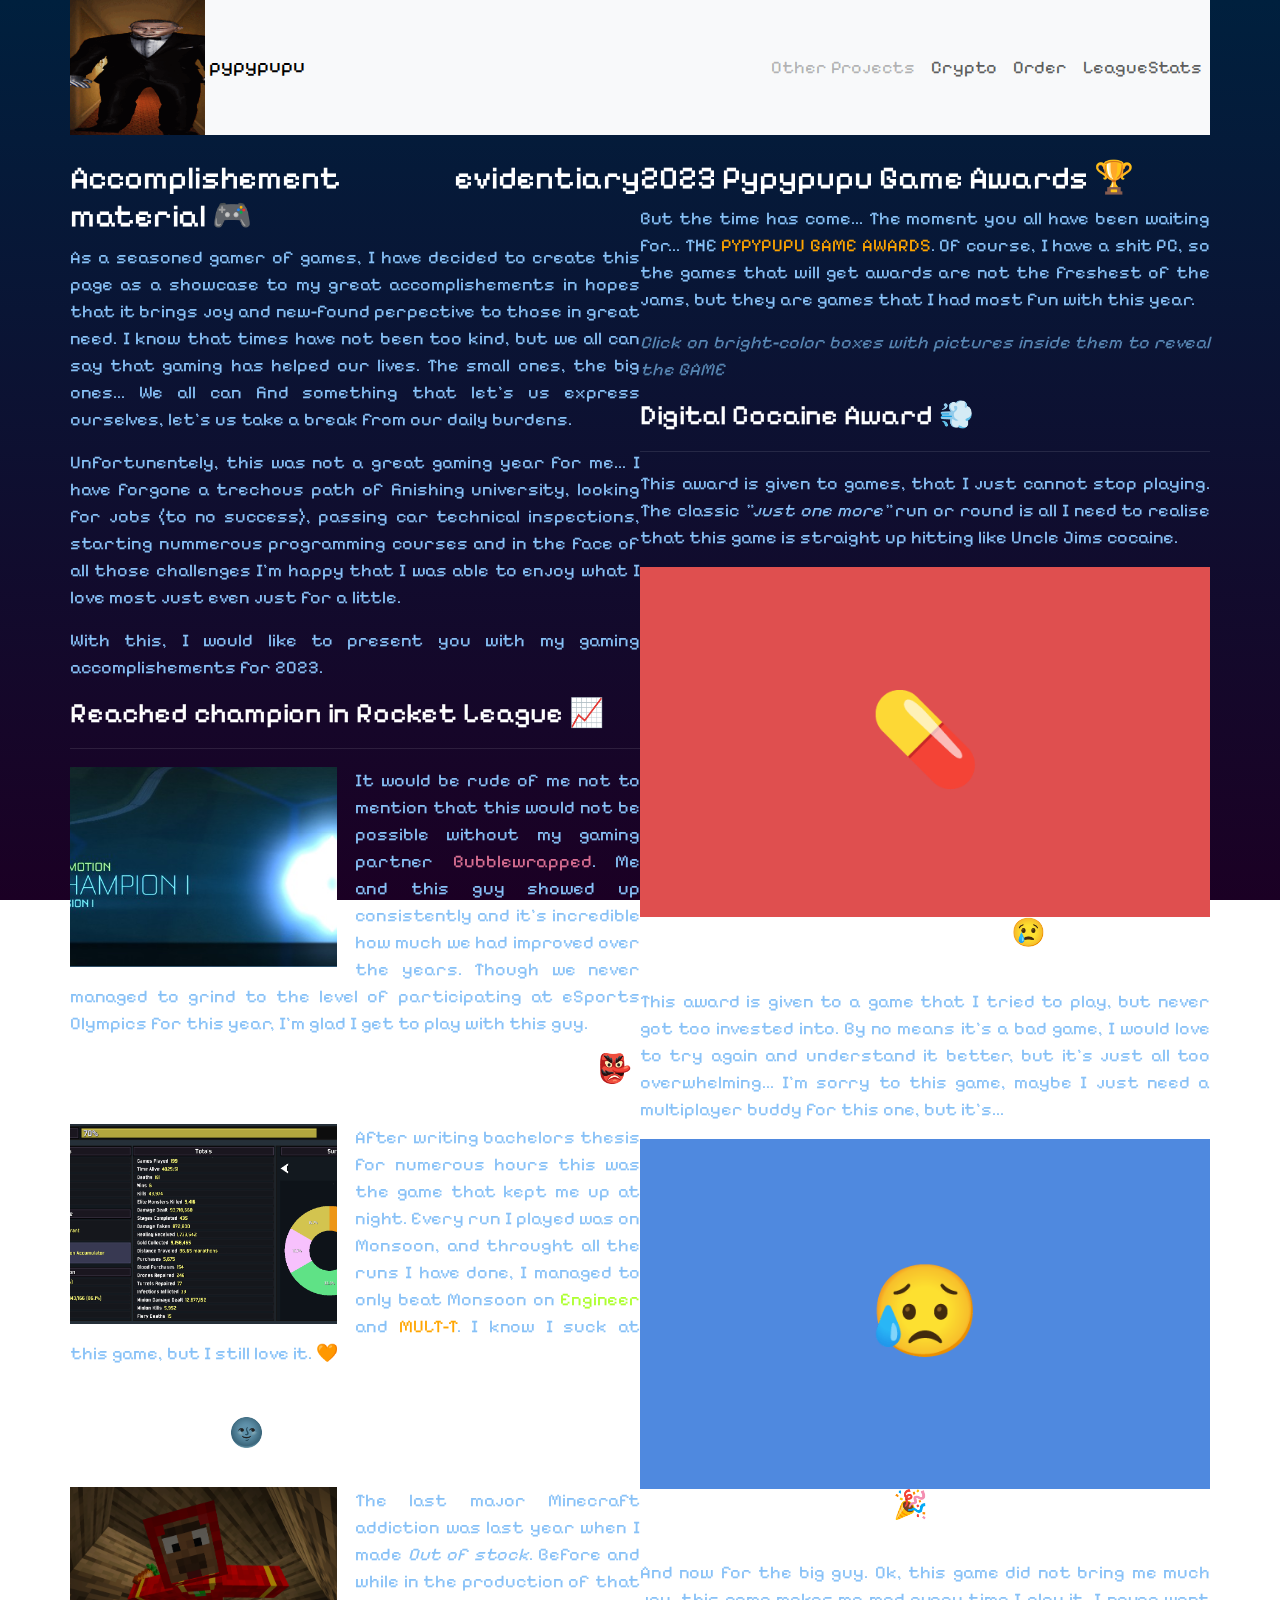
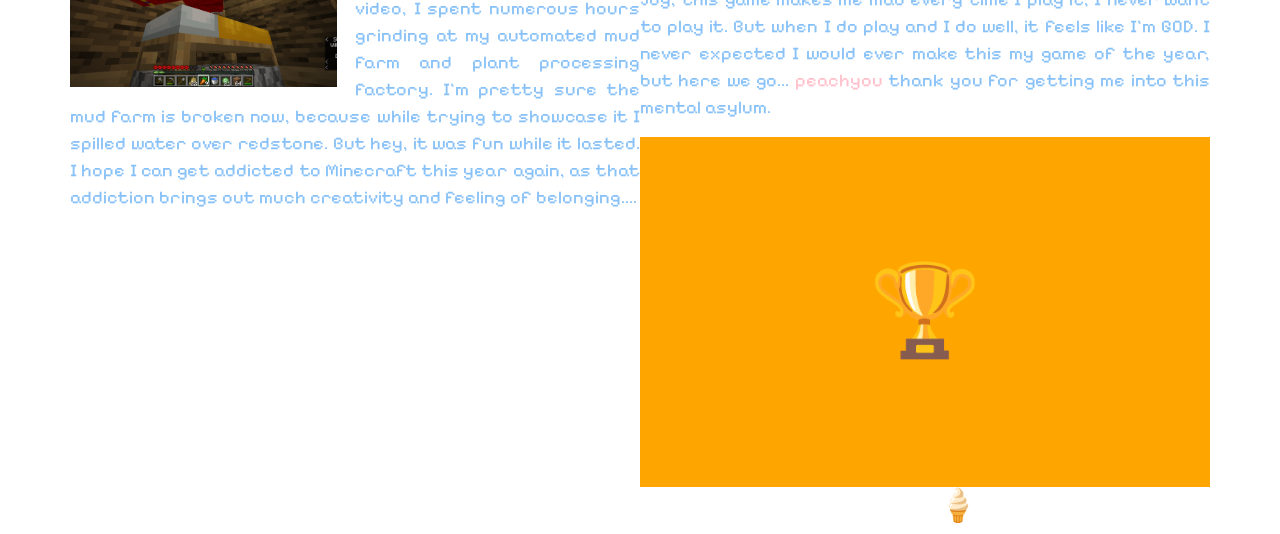
<file: index.html>
<!DOCTYPE html>
<html lang="en">

<head>
    <meta charset="UTF-8">
    <meta name="viewport" content="width=device-width, initial-scale=1.0">
    <meta name="description" content="2023 pypypupu Game Awards page for practicing HTML and CSS.">
    <meta name="keywords" content="Games, Awards, 2023, HTML, CSS">
    <meta name="author" content="Robert Dulko">

    <title>pypypupu Game Awards</title>
    <link href="./lib/bootstrap/bootstrap.min.css" rel="stylesheet"
        integrity="sha384-T3c6CoIi6uLrA9TneNEoa7RxnatzjcDSCmG1MXxSR1GAsXEV/Dwwykc2MPK8M2HN" crossorigin="anonymous">
    <link rel="shortcut icon" href="games/favicon.ico" type="image/x-icon">
    <link rel="preconnect" href="https://fonts.googleapis.com">
    <link rel="preconnect" href="https://fonts.gstatic.com" crossorigin>
    <link href="https://fonts.googleapis.com/css2?family=Outfit:wght@300;400;600&family=Pixelify+Sans&display=swap"
        rel="stylesheet">
    <link rel="stylesheet" href="awards.css">

</head>

<body>
    <div class="background"></div>
    <header class="container-xl p-0">
        <nav class="navbar navbar-expand-lg bg-body-tertiary p-0 mb-4">
            <div class="container-fluid p-0">
                <a class="navbar-brand p-0" href="#">
                    <img src="./man.gif" alt="pypypupu Steam account logo" height="100%" width="135px" class="">
                    pypypupu
                </a>
                <button class="navbar-toggler mx-4" type="button" data-bs-toggle="collapse"
                    data-bs-target="#navbarNavAltMarkup" aria-controls="navbarNavAltMarkup" aria-expanded="false"
                    aria-label="Toggle navigation">
                    <span class="navbar-toggler-icon"></span>
                </button>
                <div class="collapse navbar-collapse flex-shrink-1 flex-grow-0" id="navbarNavAltMarkup">
                    <div class="navbar-nav ">
                        <a class="nav-link disabled" aria-disabled="true">Other Projects</a>
                        <a class="nav-link" aria-current="page" href="#">Crypto</a>
                        <a class="nav-link" href="#">Order</a>
                        <a class="nav-link" href="#">LeagueStats</a>
                    </div>
                </div>
            </div>
        </nav>
    </header>
    <main class="container-xl p-0">
        <div class="row m-0">

            <section class="accomplishents col-lg col-12  p-0">
                <h2>Accomplishement evidentiary material 🎮</h2>
                <p>As a seasoned gamer of games, I have decided to create this page as a showcase to my great
                    accomplishements in hopes that it brings joy and new-found perpective to those in great need. I know
                    that times have not been too kind, but we all can say that gaming has helped our lives. The small
                    ones, the big ones... We all can find something that let's us express ourselves, let's us take a
                    break
                    from our daily burdens. </p>
                <p>Unfortunentely, this was not a great gaming year for me... I have forgone a trechous path of
                    finishing
                    university, looking for jobs (to no success), passing car technical inspections,
                    starting nummerous programming courses and in the face of all those challenges I'm happy that I was
                    able
                    to enjoy what I love most just even just for a little.</p>
                </p>
                <p>With this, I would like to present you with my gaming accomplishements for 2023.</p>
                <article>
                    <h3>Reached champion in Rocket League 📈</h3>
                    <div class="line"></div>
                    <div>
                        <img src="games/rocket.png" alt="Rocket League rank">
                        <p>It would be rude of me not to mention that this would not be possible without my gaming
                            partner
                            <span style="color:palevioletred">Bubblewrapped</span>. Me and this guy showed up
                            consistently
                            and it's incredible how much we had improved over the years. Though we never managed to
                            grind to
                            the level of participating at eSports Olympics for this year, I'm glad I get to play with
                            this
                            guy.
                        </p>
                    </div>
                </article>
                <article>
                    <h3>Beat Risk of Rain 2 Monsoon difficulty! 👺</h3>
                    <div class="line"></div>
                    <div>
                        <img src="games/risk.png" alt="Risk of Rain Monsoon">
                        <p>After writing bachelors thesis for numerous hours this was the game that kept me up at night.
                            Every run I played was on Monsoon, and throught all the runs I have done, I managed to only
                            beat
                            Monsoon on <span style="color: greenyellow;">Engineer</span> and <span
                                style="color: orange;">MULT-T</span>. I know I suck at this game, but I still love it.
                            🧡
                        </p>
                    </div>
                </article>
                <article>
                    <h3>Did not play an unhealthy amount of MINECRAFT &#x1F31A;</h3>
                    <div class="line"></div>
                    <div>
                        <img src="games/mc.png" alt="Minecraft">
                        <p>The last major Minecraft addiction was last year when I made <em>Out of stock</em>. Before
                            and
                            while in the production of that video, I spent numerous hours grinding at my automated mud
                            farm
                            and plant processing factory. I'm pretty sure the mud farm is broken now, because while
                            trying
                            to showcase it I spilled water over redstone. But hey, it was fun while it lasted. I hope I
                            can
                            get addicted to Minecraft this year again, as that addiction brings out much creativity and
                            feeling of belonging....</p>
                    </div>
                </article>
            </section>
            <section class="award col p-0" >
                <h2>2023 Pypypupu Game Awards 🏆</h2>
                <p>But the time has come... The moment you all have been waiting for... THE <span
                        style="color:orange">PYPYPUPU GAME AWARDS</span>. Of course, I have a shit PC, so the games that
                    will get awards are not the freshest of the jams, but they are games that I had most fun with this
                    year.
                </p>
                <p>
                    <span style="color: rgb(87, 134, 179);">
                        <cite>Click on bright-color boxes with pictures inside them to
                            reveal the GAME</cite></span>
                </p>
                <article>
                    <h3>Digital Cocaine Award 💨</h3>
                    <div class="line"></div>
                    <p>This award is given to games, that I just cannot stop playing. The classic <cite>"just one
                            more"</cite> run or round is all I need to realise that this game is straight up hitting
                        like
                        Uncle Jims cocaine.</p>
                    <div>
                        <img id="digital" src="games/monster.png" alt="Monster Hunter">
                        <div class="unrevealed cocaine"><span>💊</span></div>
                    </div>
                </article>
                <article>
                    <h3>Too good for it's own good 😢</h3>
                    <div class="line"></div>
                    <p>This award is given to a game that I tried to play, but never got too invested into. By no means
                        it's
                        a bad game, I would love to try again and understand it better, but it's just all too
                        overwhelming... I'm sorry to this game, maybe I just need a multiplayer buddy for this one, but
                        it's...</p>
                    <div>
                        <img id="too_good" src="games/space.jpg" alt="Space Engineers">
                        <div class="unrevealed sad"><span>😥</span></div>
                    </div>
                </article>
                <article>
                    <h3>Game of the year 🎉</h3>
                    <div class="line"></div>
                    <p>And now for the big guy. Ok, this game did not bring me much joy, this game makes me mad every
                        time I
                        play it, I never want to play it. But when I do play and I do well, it feels like I'm GOD. I
                        never
                        expected I would ever make this my game of the year, but here we go... <span
                            style="color: pink;">
                            peachyou</span> thank you for getting me into this mental asylum.</p>
                    <div>
                        <img id="best" src="games/league.png" alt="League">
                        <div class="unrevealed"><span>🏆</span></div>
                    </div>
                </article>
            </section>

        </div>
    </main>
    <footer>
        <h2>
            © 2023 Robert Dulko - All Rights Reserved. 🍦
        </h2>
    </footer>
</body>
<script src="award.js"></script>
<script src="./lib/bootstrap/bootstrap.bundle.min.js"
    integrity="sha384-C6RzsynM9kWDrMNeT87bh95OGNyZPhcTNXj1NW7RuBCsyN/o0jlpcV8Qyq46cDfL"
    crossorigin="anonymous"></script>

</html>
</file>
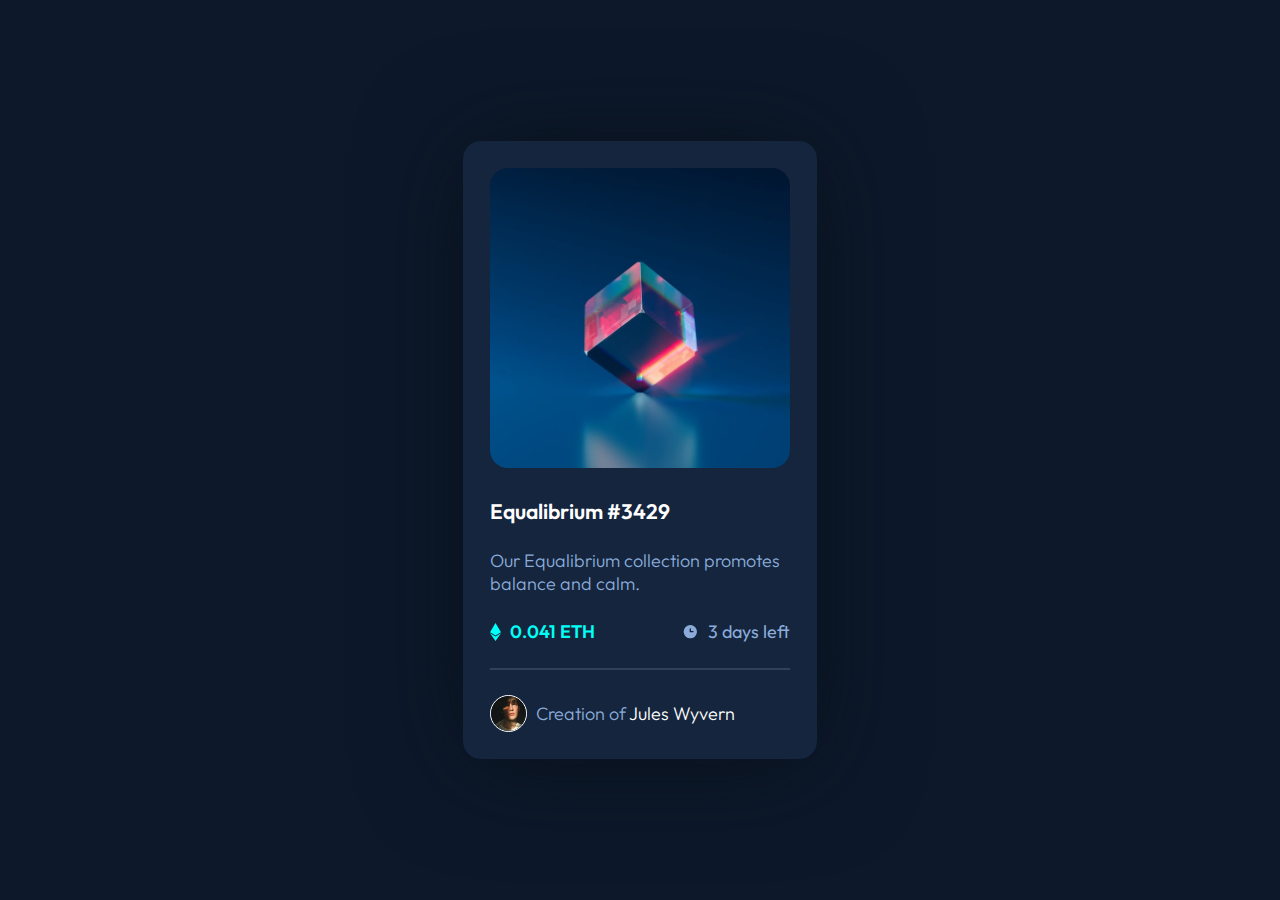
<file: homeworks/crypto/index.html>
<!DOCTYPE html>
<html lang="en">

<head>
    <meta charset="UTF-8">
    <meta name="viewport" content="width=device-width, initial-scale=1.0">
    <title>CryptoBro favorite website</title>
    <link rel="preconnect" href="https://fonts.googleapis.com">
    <link rel="preconnect" href="https://fonts.gstatic.com" crossorigin>
    <link href="https://fonts.googleapis.com/css2?family=Outfit:wght@300;400;600&display=swap" rel="stylesheet">
    <link rel="stylesheet" href="crypto.css">
</head>

<body>
    <div class="card">
        <div class="thumbnail" style="align-self: center;">
            <img src="images/image-equilibrium.jpg" alt="Equalibrium" height="auto"width="100%" style="border-radius: 1em;">
            <div>
                <img src="images/icon-view.svg" alt="Equalibrium" height="auto"width="100%" style="border-radius: 1em;">
            </div>
        </div>
        <h3>Equalibrium #3429</h3>
        <p>Our Equalibrium collection promotes balance and calm.</p>
        <div class="prices">
            <div class="icon-text">
                <img src="images/icon-ethereum.svg" alt="Etherium">

                <p style="color: hsl(178, 100%, 50%); font-weight: 600;">0.041 ETH</p>
            </div>
            <div class="icon-text">

                <img src="images/icon-clock.svg" alt="Etherium">

                <p style="font-weight: 400;">3 days left</p>
            </div>
        </div>
        <div class="border"></div>
        <div class="icon-text">
            <img src="images/image-avatar.png" alt="Creator" height="35px"
                style="border: 1px solid white; border-radius: 100%;">
            <p>Creation of <span style="color:white">Jules Wyvern</span></p>
        </div>
    </div>
</body>

</html>
</file>
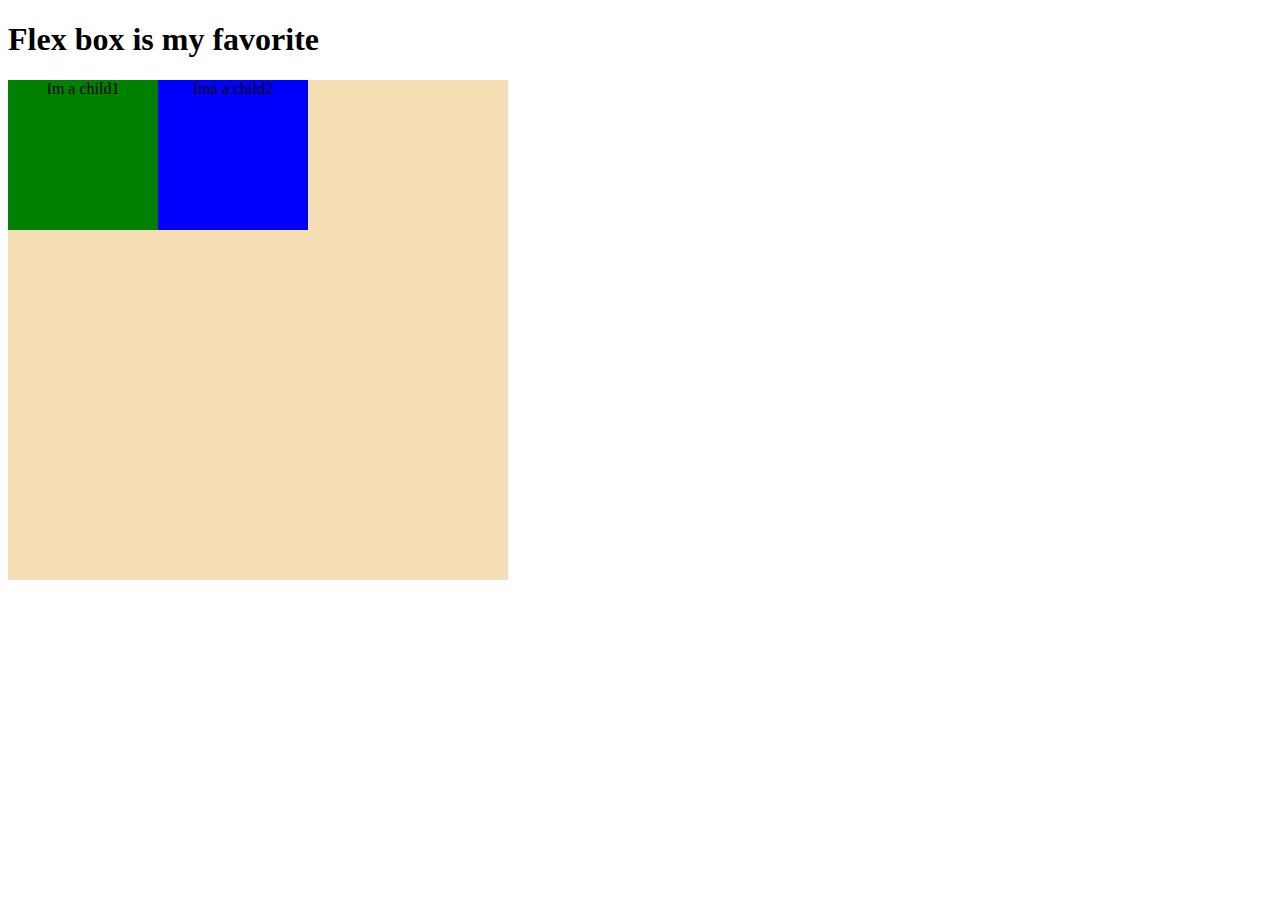
<file: train.html>
<!DOCTYPE html>
<html lang="en">
<head>
    <meta charset="UTF-8">
    <meta name="viewport" content="width=device-width, initial-scale=1.0">
    <title>Flex on them haters</title>
    <link rel="stylesheet" href="style.css">
</head>
<body>
    <h1>Flex box is my favorite</h1>
    <!-- Through parent we control the placement of it's children element. But not grandchildren -->
    <!-- If flex container contains children in one column that are larger than parent it will nowrap and try to fit the children into the row or column reducing their content size -->
    <!-- Shorthand properties are properties that let you define a couple of properties using one. So flex-flow let's you define flex-direction and flex-wrap   -->
    <!-- Main axis and helper axis. Main axis is the flex-direction axis -->
    <!-- flex is shorthand for flex-grow, flex-shrink, flex-base -->
    <!-- align-self child can align itself -->
    <!-- with order we can order of flex items. If order is largest, the element is placed at the end, order of smallest, the element gets placed at the start.
    
    Order is usually used for responsive design
    -->
    <div class="container">
        <div class="child green">Im a child1</div>
        <div class="child blue">Ima a child2</div>
    </div>
</body>
</html>
</file>
<file: awards.css>
html {
    height: 100%;
}

body {
    font-family: 'Outfit', sans-serif;
    font-family: 'Pixelify Sans', sans-serif;
    font-size: 18px;
    margin: 0;
    color:white;
    max-width: 1440px;
    text-align: center;
    margin: 0 auto;
    min-height: 100%;
    display: flex;
    flex-direction: column;
    position: relative;
}
.background {
    position: fixed;
    z-index: -1;
    background: rgb(13,45,77);
    background-image: linear-gradient( rgba(0,32,62,1) 0%, rgba(27,0,36,1) 100%); 
    height: 100%;
    width: 100%;
    top: 0;
    right: 0;
}
.line {
    height: 1px;
    background-color: rgba(255,255,255,.1);
    margin: 1em 0;
}

/* header {
    display:flex;
    align-items: center;
    justify-content: space-between;
    padding: 0;
    background-color: rgba(255,255,255,.1);
    flex: 0 1 auto;
} */
/* header > * > * {
    margin: 1em;
} */
a {
    text-decoration: none;
    color: white;
}
nav > a{
    box-sizing: border-box;
    display: flex;
    align-items: center;
    flex-wrap: wrap;
    justify-content: center;
    width: 5em;
}
nav > a:hover {
    background-color: rgb(255,255,255,.1)
}
nav {
    display: flex;
    align-self: stretch;
    align-items: stretch;
    align-content: stretch;
    flex-wrap: wrap;
}
.header_main {
    display: flex;
    align-items: center;
}
.header_main h1 {
    margin-left: 1em;
}
p {
    color:rgb(135, 193, 247)
}
main {
    display: flex;
    flex: 1 1 auto;
}
main > * {
    width: 100%;
    text-align: justify;
}
main > *:first-child{
    margin-right: 1em;
}
main > *:last-child {
    margin-left: 1em;   
}
footer {
    flex: 0 1 auto;
}
.accomplishents article {
    position: relative;
    overflow: auto;
}
.accomplishents div > img {
    float: left;
    height: 200px;
    width: 50%;
    object-fit: cover;
    padding-right: 1em;
}
.award article > div:last-child {
    position: relative;
    width: 100%;
    height: 100%;
    display: flex;
}
.award article > div:last-child img {
    width: 100%;
    height: 350px;
    object-fit: cover;
}
.unrevealed {
    position: absolute;
    
    background-color: orange; 
    width: 100%;
    height: 100%;
    cursor:pointer;
    transition-duration: 1000ms;
    font-size: 10vh;
    text-align: center;
    overflow: hidden;
    display: flex;
    justify-content: center;
    align-items: center;
}
.sad {
    background-color: rgb(79, 137, 223);
}
.cocaine {
    background-color: rgb(223, 79, 79);
}
.revealed  {
    cursor: default;
    background-color: transparent;
    color: rgba(255, 255, 255, 0);
    font-size: 20vh;
}
</file>
<file: homeworks/crypto/crypto.css>
html {
    height: 100%;
    box-sizing: border-box;
}

body {
    min-height: 100%;

    background-color: hsl(217, 54%, 11%);
    color: white;
    font-family: 'Outfit', sans-serif;
    font-size: 18px;

    margin: 0;

    display: flex;
    justify-content: center;
    align-items: center;
}

.card {
    background-color: hsl(216, 50%, 16%);
    color: hsl(215, 51%, 70%);
    box-shadow: 0px 5px 100px hsl(215, 54%, 7%);
    border-radius: 1em;
    display: flex;
    flex-direction: column;
    padding: 1.5em;
    width: 300px;
}

.card>*:first-child {
    margin: 0;
}

.thumbnail {
    position: relative;
}

.thumbnail div {
    cursor: pointer;
    position: absolute;
    top: 0;
    left: 0;
    width: 100%;
    height: 100%;
    opacity: 0;
    border-radius: 1em;

    transition: 300ms;
}
.thumbnail div:hover {
    scale: .5;
    opacity: 1;
}
.card>* {
    margin: 25px 0 0 0;
}

h3 {
    margin: 0;
    padding: 0;
    font-weight: 600;
    color: white;
}

p {
    margin: 0;
    padding: 0;
    font-weight: 300;
}



.prices {
    display: flex;
    justify-content: space-between;

}

.icon-text {
    display: flex;
    align-items: center;
}

.icon-text>*:last-child {
    margin-left: .5em;
}

.border {
    height: 2px;
    background-color: hsl(215, 32%, 27%);
}
</file>
<file: style.css>
.container {
    background-color: wheat;
    height: 500px;
    width: 500px;

    display: flex;
    flex-direction: row;
    flex-wrap: wrap;
}

.child {
    text-align: center;
    width: 150px;
    height: 150px;
}

.green {
    background-color: green;
}
.red {
    background-color: red;
}
.blue {
    background-color: blue;
}

.pink {
    background-color: pink;
}
.purple {
    background-color: purple;
}
</file>
